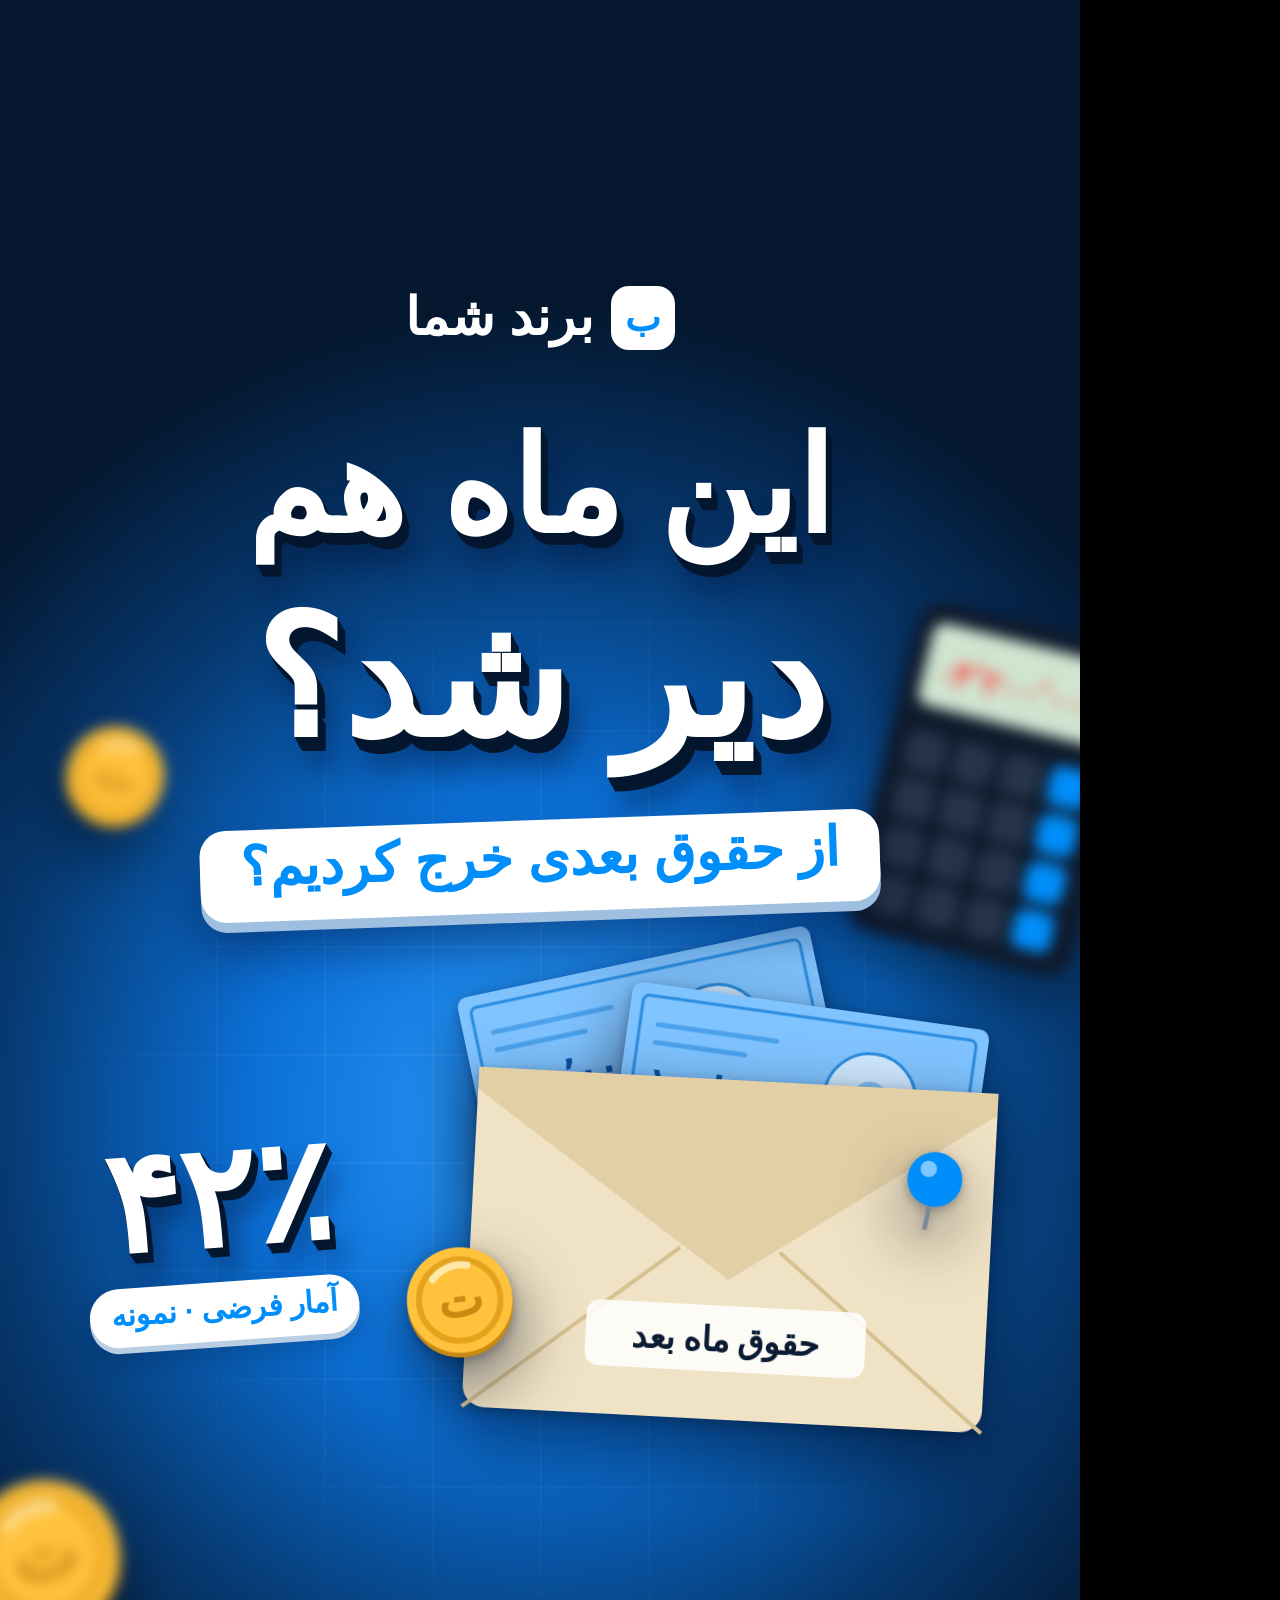
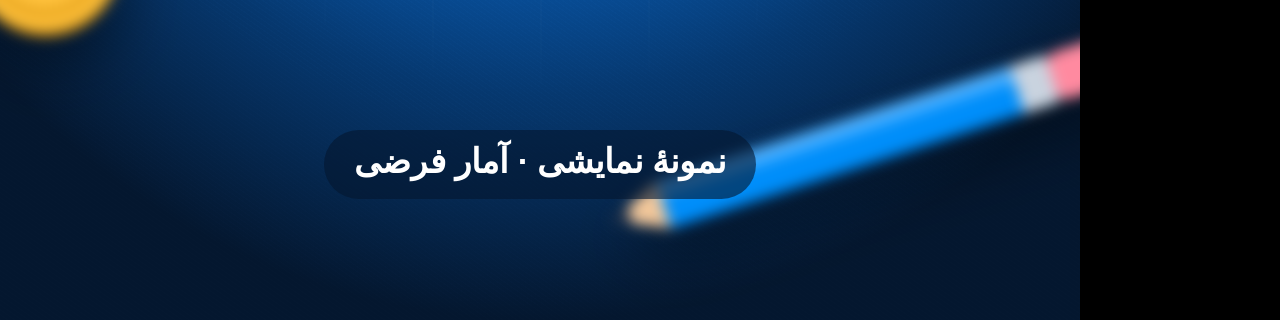
<file: assets/starter/cover.html>
<!doctype html>
<html lang="fa">
<head>
<meta charset="utf-8">
<title>reel cover</title>
<link rel="stylesheet" href="css/style.css">
<style>
  /* spotlight desk: bright where the props lie, falling off to deep accent */
  .spot { position: absolute; inset: 0;
    background: radial-gradient(70% 42% at 50% 58%, #2a9bff 0%, #0b6fd6 38%, #06386f 72%, #04172f 100%); }
  .spot::before { content: ""; position: absolute; inset: 0; background: repeating-linear-gradient(35deg, rgba(255,255,255,.15) 0 1px, transparent 1px 4px); opacity: .14; mix-blend-mode: overlay; }
  .spot::after { content: ""; position: absolute; inset: 0;
    background: repeating-linear-gradient(90deg, rgba(255,255,255,.05) 0 2px, transparent 2px 108px),
                repeating-linear-gradient(0deg, rgba(255,255,255,.05) 0 2px, transparent 2px 108px);
    -webkit-mask: radial-gradient(60% 40% at 50% 58%, #000 30%, transparent 80%); }
  .dof { filter: blur(7px) drop-shadow(0 30px 30px rgba(0,0,0,.4)); }
</style>
</head>
<body>
<!-- Cover, 1080x1920. Everything that matters stays inside the 3:4 profile crop (y 240-1680). -->
<div id="stage">
  <div id="world"></div>
  <div id="cap"><div class="pill"></div></div>
  <div id="fx"><div class="tear"></div><div class="flash"></div></div>
</div>
<script src="js/engine.js"></script>
<script src="js/art.js"></script>
<script src="js/art2.js"></script>
<script>
const C = mk(`<div class="scene"><div class="spot"></div></div>`);
const put = (html, x, y, r = 0, cls = "shd", extra = "") => at(C, `<div class="a ${cls}" style="left:${x}px;top:${y}px;transform:rotate(${r}deg);${extra}">${html}</div>`);

// out-of-focus props at the edges
put(ART.coin(170), -40, 1470, -10, "dof");
put(ART.pencil(520), 600, 1710, -18, "dof");
put(ART.calc(230), 880, 620, 14, "dof");
put(ART.coin(110), 60, 720, 20, "dof");

// mid-ground: the salary envelope, notes already spent
put(ART.note(360), 470, 960, -12);
put(ART.note(360), 620, 1005, 8);
put(ART.envelope(520, "حقوق ماه بعد"), 470, 1080, 3);
put(ART.coin(120), 400, 1240, -8);
put(ART.pin(64), 900, 1150, 12);

// brand lockup slot: replace this block with the client logo
at(C, `<div class="a" style="left:0;right:0;top:280px;display:flex;align-items:center;justify-content:center;gap:18px;color:#fff">
  <div style="width:64px;height:64px;border-radius:18px;background:#fff;color:#008efa;display:flex;align-items:center;justify-content:center;font-weight:950;font-size:38px;line-height:1">ب</div>
  <div class="hb" style="font-size:52px">برند شما</div></div>`);

// headline with depth + sticker subline
at(C, `<div class="a c" style="top:405px;font-weight:950;font-size:132px;line-height:1.25;color:#fff;white-space:nowrap;${ext("#04172f", 12)}">این ماه هم</div>`);
at(C, `<div class="a c" style="top:580px;font-weight:950;font-size:166px;line-height:1.2;color:#fff;white-space:nowrap;${ext("#04172f", 14)}">دیر شد؟</div>`);
at(C, `<div class="a c" style="top:820px"><span style="display:inline-block;padding:0 40px 16px;border-radius:26px;background:#fff;font-weight:950;font-size:54px;line-height:1.4;color:#008efa;white-space:nowrap;box-shadow:0 10px 0 #9fbfe0,0 28px 50px rgba(0,10,40,.45);transform:rotate(-2deg)">از حقوق بعدی خرج کردیم؟</span></div>`);

// stat sticker, bottom-left, clear of the envelope
at(C, `<div class="a" style="left:84px;top:1120px;transform:rotate(-4deg);text-align:center">
  <div style="font-weight:950;font-size:142px;line-height:1.1;color:#fff;${ext("#04172f", 10)}">۴۲٪</div>
  <div class="tag w" style="position:relative;display:inline-block;font-size:30px;margin-top:6px">آمار فرضی · نمونه</div></div>`);

// footer line, under the grid crop
at(C, `<div class="a c" style="top:1730px"><span class="b" style="display:inline-block;padding:6px 30px 12px;border-radius:999px;background:rgba(4,23,47,.6);color:#fff;font-size:34px;line-height:1.5">نمونهٔ نمایشی · آمار فرضی</span></div>`);
</script>
</body>
</html>
</file>
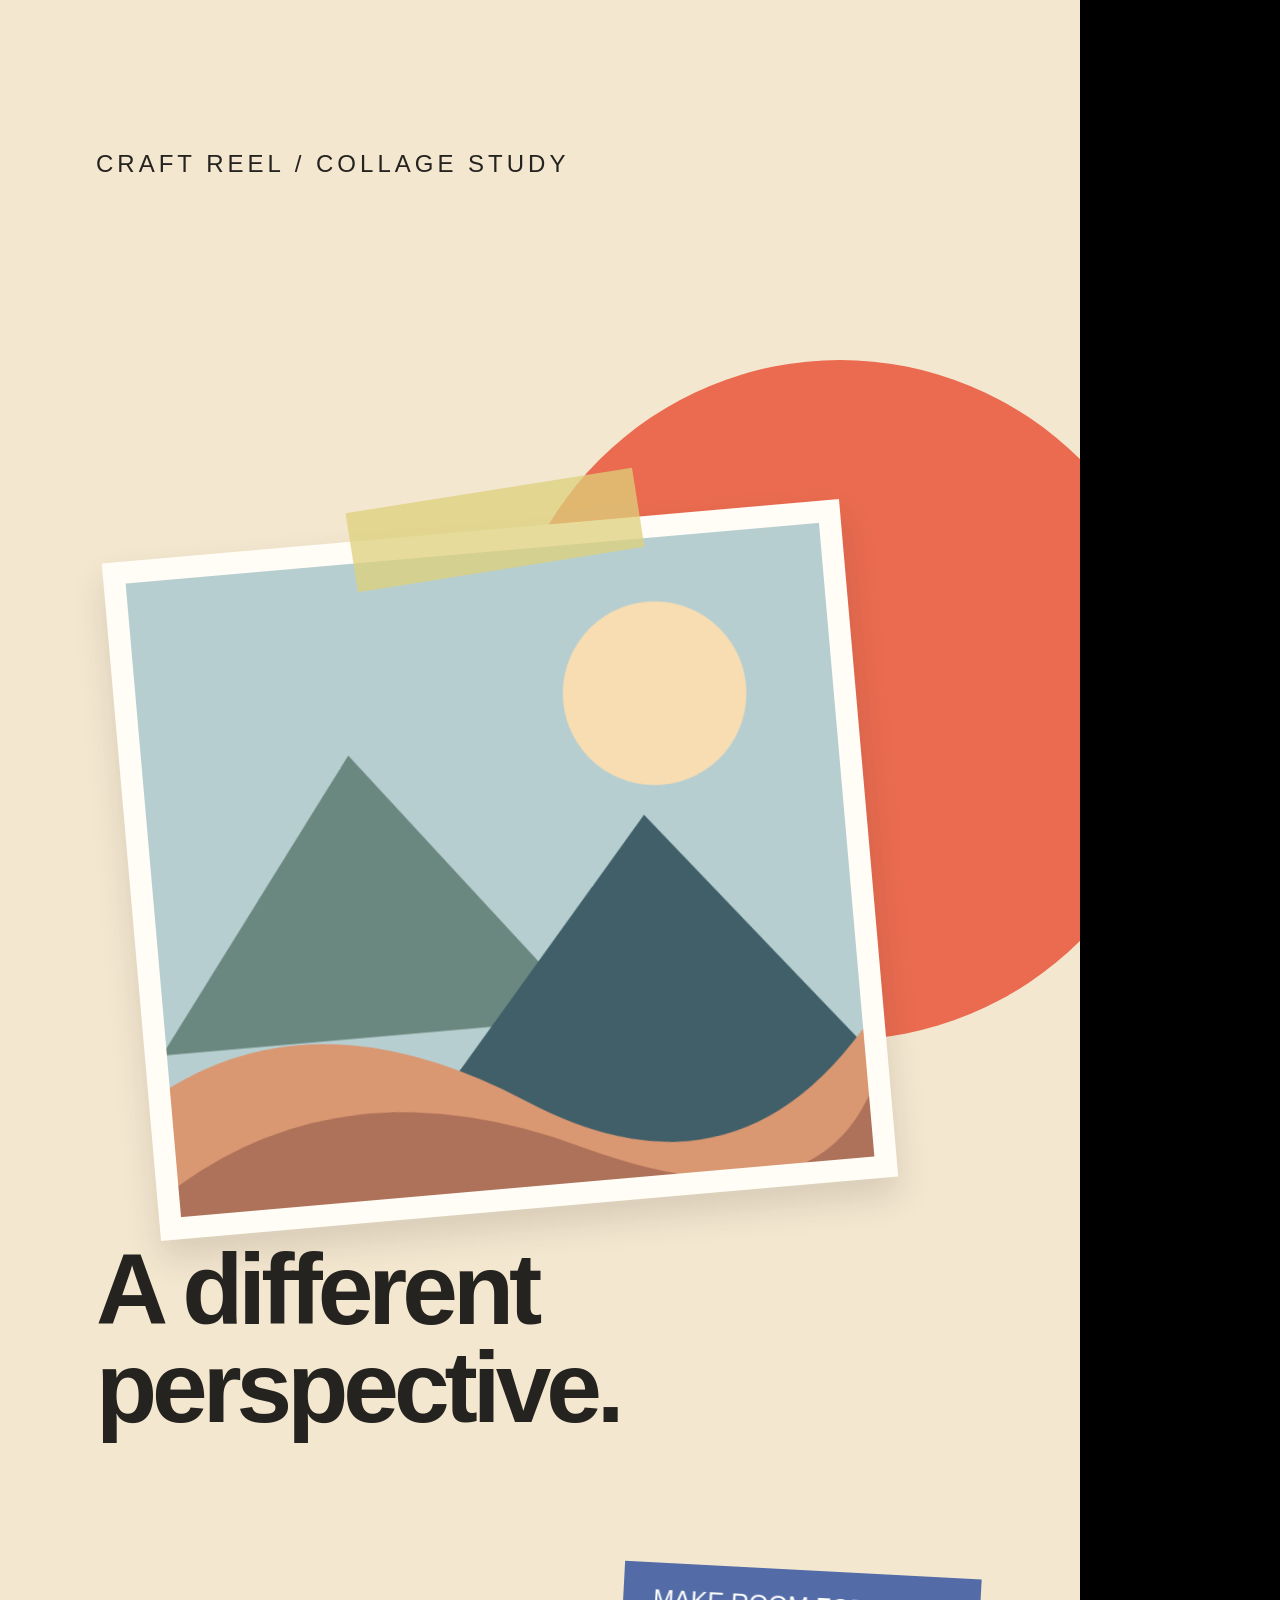
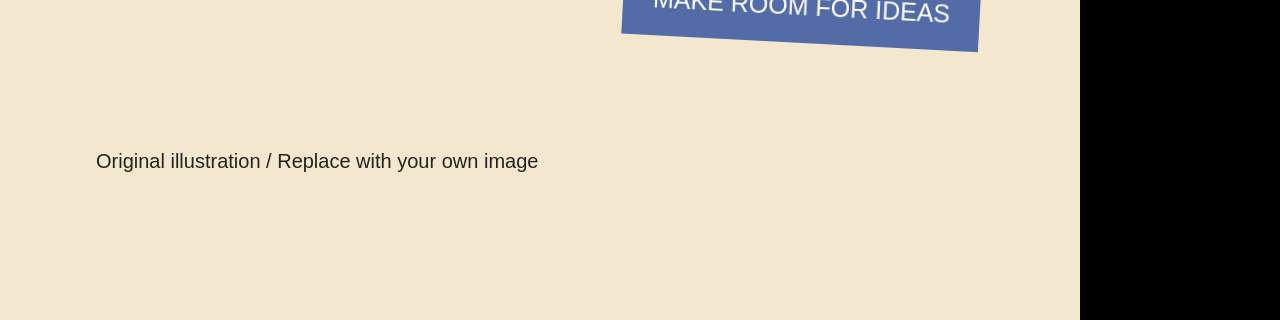
<file: examples/style-studies/collage.html>
<!doctype html>
<html lang="en" dir="ltr">
<head><meta charset="utf-8"><title>Craft Reel — English collage study</title>
<link rel="stylesheet" href="../../assets/starter/css/style.css">
<link rel="stylesheet" href="study.css"></head>
<body data-style="collage">
<div id="stage"><div id="world"></div><div id="cap"><div class="pill"></div></div><div id="fx"><div class="tear"></div><div class="flash"></div></div></div>
<script>window.FILM_DURATION=6;window.WORDS=[];</script>
<script src="../../assets/starter/js/engine.js"></script>
<script src="study.js"></script>
</body></html>
</file>
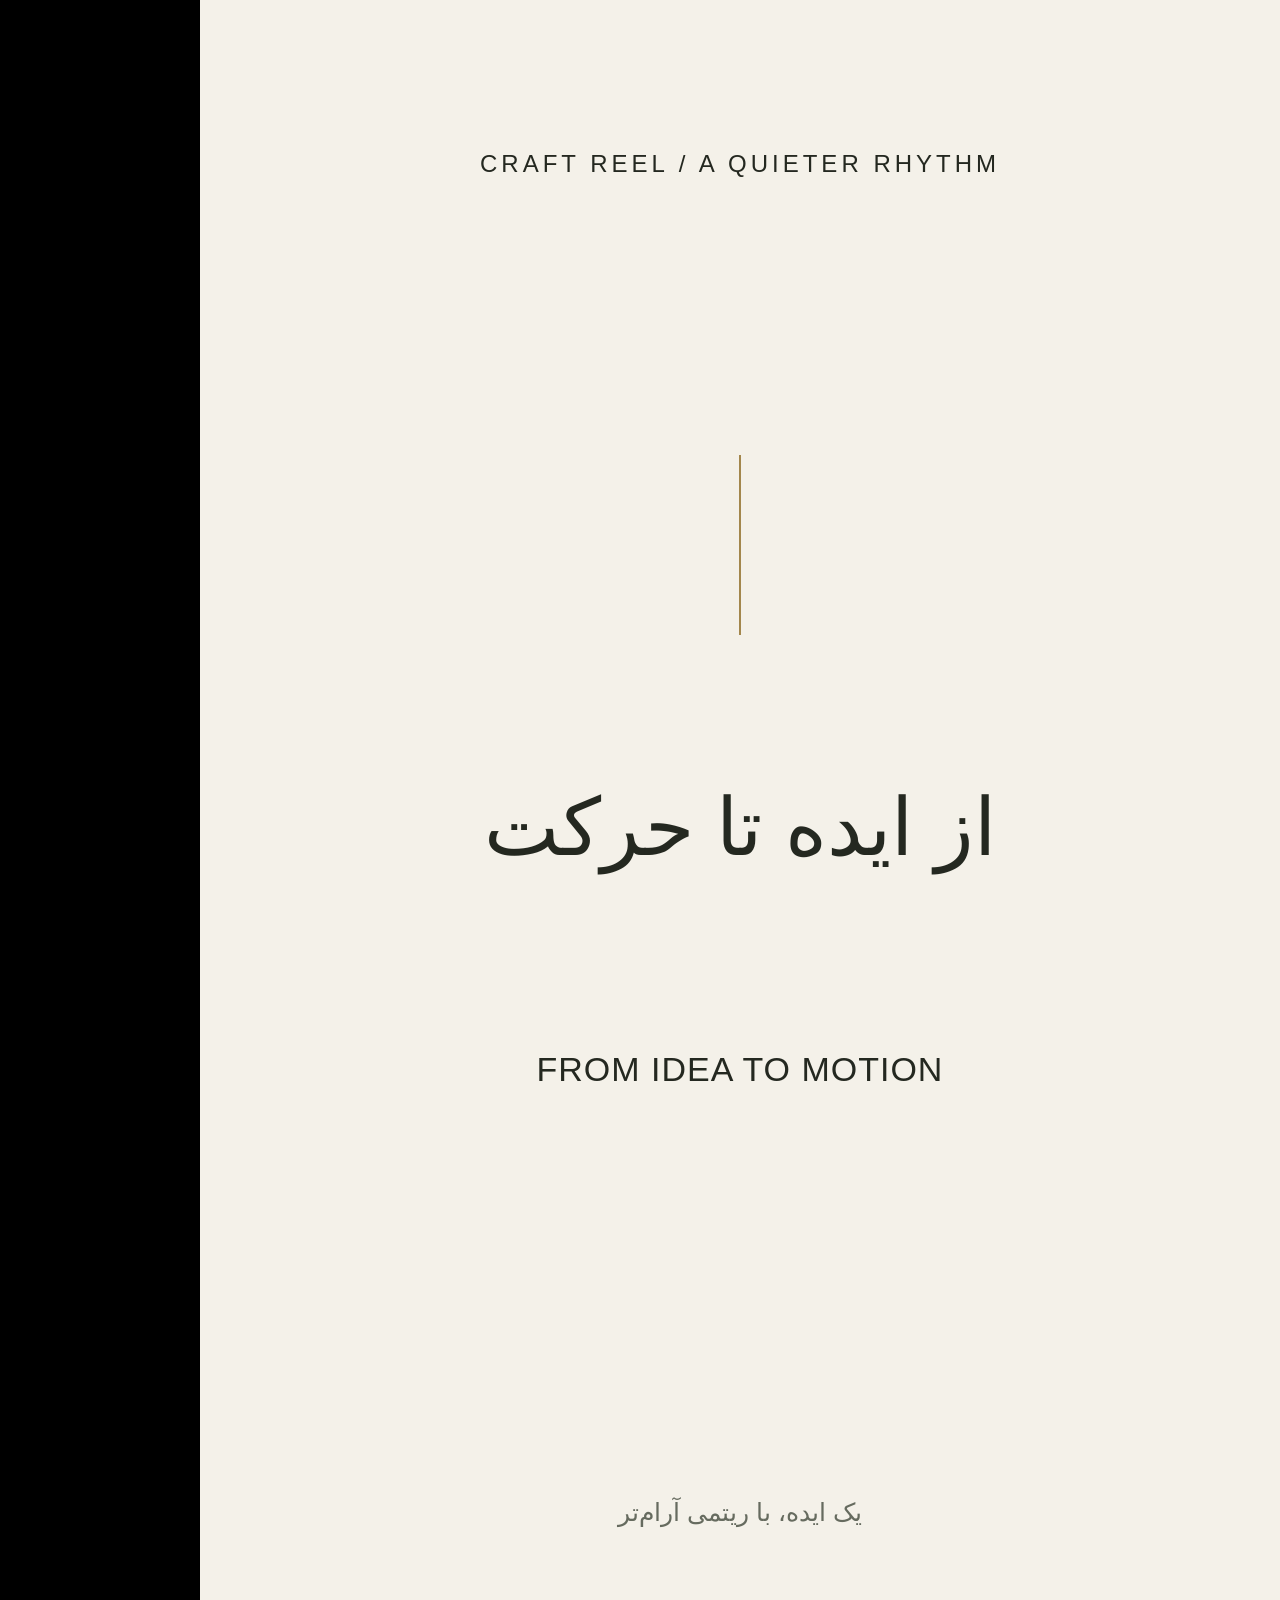
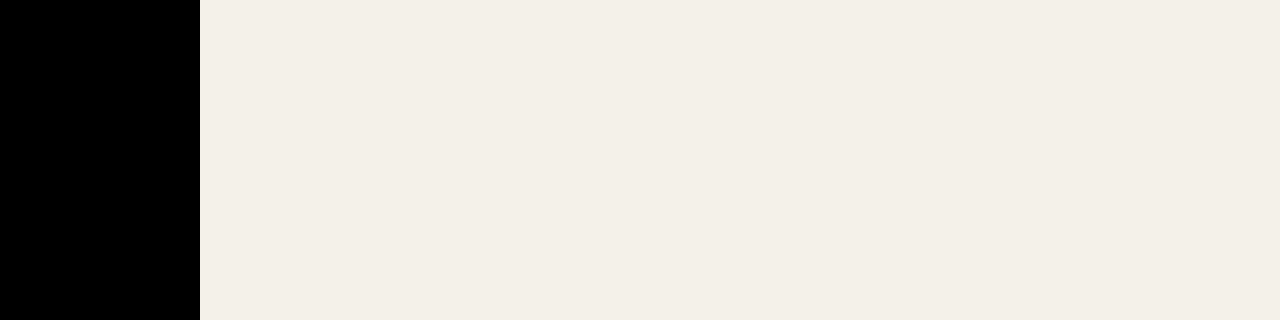
<file: examples/style-studies/minimal.html>
<!doctype html>
<html lang="fa" dir="rtl">
<head><meta charset="utf-8"><title>Craft Reel — minimal bilingual study</title>
<link rel="stylesheet" href="../../assets/starter/css/style.css">
<link rel="stylesheet" href="study.css"></head>
<body data-style="minimal">
<div id="stage"><div id="world"></div><div id="cap"><div class="pill"></div></div><div id="fx"><div class="tear"></div><div class="flash"></div></div></div>
<script>window.FILM_DURATION=6;window.WORDS=[];</script>
<script src="../../assets/starter/js/engine.js"></script>
<script src="study.js"></script>
</body></html>
</file>
<file: assets/starter/css/style.css>
/* Public preview: system fonts. Configure a licensed Persian family as Y for production. */

/* One accent, its deep shades, a cool paper white, one gold and one signal red. */
:root {
  --brand: #008efa;
  --brand-2: #0a6fd8;
  --brand-3: #0753a8;
  --brand-deep: #06386f;
  --navy: #0b1b33;
  --ink: #101828;
  --muted: #667085;
  --sky: #e6f3ff;
  --sky-2: #b9dcff;
  --paper: #f3f5f8;
  --gold: #ffc23d;
  --signal: #ff4d4d;
}

html, body { margin: 0; background: #000; overflow: hidden; }
#stage {
  position: relative; width: 1080px; height: 1920px; overflow: hidden;
  direction: rtl; font-family: Y, Tahoma, sans-serif; font-weight: 400; color: var(--ink);
  letter-spacing: 0;
}
#world, #fx, #cap { position: absolute; inset: 0; }
#fx, #cap { pointer-events: none; }
#fx .tear { position: absolute; left: 0; right: 0; height: 0; background: rgba(255, 255, 255, .45); mix-blend-mode: overlay; }
#fx .flash { position: absolute; inset: 0; background: #fff; opacity: 0; }
#cap .pill {
  position: absolute; left: 50%; top: 1530px; transform: translateX(-50%); max-width: 900px;
  padding: 8px 30px 14px; border-radius: 18px; background: rgba(8, 22, 44, .66); color: #fff;
  font-weight: 700; font-size: 38px; line-height: 1.6; text-align: center;
  box-shadow: 0 8px 22px rgba(0, 0, 0, .18); white-space: normal;
}
#cap .pill:empty { display: none; }
#cap .pill b { color: #7cc4ff; font-weight: 800; }
.a { position: absolute; }
.hide { display: none !important; }
.scene { position: absolute; inset: 0; overflow: hidden; }
.cam { position: absolute; inset: 0; transform-origin: 50% 50%; }

/* ---------- backgrounds ---------- */
.bg-grid { background-color: #f6f9fd; }
.bg-grid::before {
  content: ""; position: absolute; inset: -40px;
  background:
    repeating-linear-gradient(90deg, rgba(0, 142, 250, .34) 0 2px, transparent 2px 108px),
    repeating-linear-gradient(0deg, rgba(0, 142, 250, .34) 0 2px, transparent 2px 108px),
    repeating-linear-gradient(90deg, rgba(0, 142, 250, .12) 0 1px, transparent 1px 27px),
    repeating-linear-gradient(0deg, rgba(0, 142, 250, .12) 0 1px, transparent 1px 27px);
}
.bg-paper { background: var(--paper); }
.bg-desk { background: radial-gradient(110% 70% at 50% 42%, #1a8ff0 0%, #0a63c4 55%, #053b80 100%); color: #fff; }
.bg-desk::before { content: ""; position: absolute; inset: 0; background: repeating-linear-gradient(35deg, rgba(255,255,255,.15) 0 1px, transparent 1px 4px); opacity: .16; mix-blend-mode: overlay; }
.bg-navy { background: radial-gradient(100% 60% at 50% 40%, #12305a 0%, #0b1b33 60%, #050d1b 100%); color: #fff; }
.bg-navy::before { content: ""; position: absolute; inset: 0; background: repeating-linear-gradient(35deg, rgba(255,255,255,.15) 0 1px, transparent 1px 4px); opacity: .1; mix-blend-mode: screen; }
.bg-brand { background: var(--brand); color: #fff; }
.bg-brand::before { content: ""; position: absolute; inset: 0; background: repeating-linear-gradient(35deg, rgba(255,255,255,.15) 0 1px, transparent 1px 4px); opacity: .08; mix-blend-mode: overlay; }
.vig::after {
  content: ""; position: absolute; inset: 0; pointer-events: none;
  background: radial-gradient(120% 80% at 50% 45%, rgba(0, 0, 0, 0) 55%, rgba(3, 20, 45, .32) 100%);
}

/* ---------- type: weights of one family ---------- */
.h { font-weight: 950; line-height: 1.45; }
.hb { font-weight: 900; line-height: 1.45; }
.hx { font-weight: 800; line-height: 1.45; }
.b { font-weight: 700; line-height: 1.5; }
.md { font-weight: 500; line-height: 1.5; }
.m { font-weight: 300; line-height: 1.6; }
.lat { direction: ltr; unicode-bidi: isolate; }
.c { left: 0; right: 0; text-align: center; }
.brand { color: var(--brand); }
.wh { color: #fff; }

/* word masks */
.wd { display: inline-block; overflow: hidden; vertical-align: top; padding: 0 .04em .3em; margin-bottom: -.3em; }
.pop .wd { overflow: visible; }
.wd > span { display: inline-block; transform-origin: 50% 60%; }

svg { overflow: visible; }
.sh { filter: drop-shadow(0 18px 22px rgba(3, 30, 70, .32)) drop-shadow(0 3px 4px rgba(3, 30, 70, .25)); }
.shd { filter: drop-shadow(0 26px 34px rgba(0, 10, 30, .45)) drop-shadow(0 4px 6px rgba(0, 10, 30, .35)); }

/* ---------- phone mockup ---------- */
.phone {
  position: absolute; border-radius: 74px; background: #0f1520; box-sizing: border-box; padding: 16px;
  box-shadow: 0 50px 90px rgba(0, 20, 50, .4), 0 0 0 3px #2a3342 inset;
}
.phone .scr { position: relative; width: 100%; height: 100%; border-radius: 60px; overflow: hidden; background: #fff; direction: rtl; }
.phone .isl { position: absolute; left: 50%; top: 18px; width: 130px; height: 36px; margin-left: -65px; border-radius: 20px; background: #0f1520; z-index: 5; }

/* ---------- paper, stickers, tags ---------- */
.card { position: absolute; background: #fff; border-radius: 22px; box-shadow: 0 20px 40px rgba(3, 30, 70, .22), 0 2px 4px rgba(3, 30, 70, .12); }
.sticky {
  position: absolute; padding: 18px 26px 26px; background: #fff7c9; color: #3b3300; font-weight: 800; line-height: 1.45;
  box-shadow: 0 16px 26px rgba(0, 0, 0, .2); border-radius: 4px;
}
.tag {
  position: absolute; padding: 4px 22px 10px; border-radius: 999px; background: var(--brand); color: #fff;
  font-weight: 900; line-height: 1.5; white-space: nowrap;
  box-shadow: 0 6px 0 var(--brand-3), 0 14px 24px rgba(0, 60, 140, .3);
}
.tag.w { background: #fff; color: var(--brand); box-shadow: 0 6px 0 #b9cde3, 0 14px 24px rgba(0, 30, 70, .25); }
.chip {
  position: absolute; padding: 2px 16px 8px; border-radius: 12px; background: var(--sky); color: var(--brand-2);
  font-weight: 800; line-height: 1.5; white-space: nowrap;
}
.stamp {
  position: absolute; padding: 6px 40px 18px; border: 10px solid currentColor; border-radius: 22px;
  font-weight: 950; line-height: 1.4; white-space: nowrap; color: var(--brand); mix-blend-mode: multiply;
}

/* subtle film grain over everything (optional, applied to #stage in QA renders) */
.grain::after {
  content: ""; position: absolute; inset: 0; pointer-events: none;
  background: repeating-linear-gradient(35deg, rgba(255,255,255,.15) 0 1px, transparent 1px 4px); opacity: .06; mix-blend-mode: overlay;
}
</file>
<file: examples/style-studies/study.css>
/* These choices belong to these studies, not to the engine or every project. */
#stage { font-family: Tahoma, Arial, sans-serif; }
.vig::after { display: none; }
#world { filter: none !important; }
#fx .tear { display: none; }
.study { position:absolute; inset:0; padding:120px 96px; box-sizing:border-box; }
.study p, .study h1 { margin:0; }
.eyebrow { position:absolute; top:150px; left:96px; right:96px; font:24px Arial,sans-serif; letter-spacing:4px; direction:ltr; }
.minimal { background:#f4f1e9; color:#242820; text-align:center; direction:rtl; }
.minimal .rule { position:absolute; top:455px; left:calc(50% - 1px); width:2px; height:180px; background:#a3874d; transform-origin:top; }
.minimal h1 { position:absolute; top:760px; left:96px; right:96px; font-size:80px; font-weight:400; line-height:1.7; }
.minimal .english { position:absolute; top:1050px; left:96px; right:96px; font:34px Arial,sans-serif; letter-spacing:1px; direction:ltr; }
.minimal .note { position:absolute; top:1490px; left:96px; right:96px; font-size:25px; color:#666b5f; line-height:1.8; }
.collage { background:#f4e7d0; color:#25231f; direction:ltr; }
.collage .disk { position:absolute; top:360px; right:-100px; width:680px; height:680px; border-radius:50%; background:#ea6b4f; }
.collage .photo { position:absolute; top:530px; left:130px; width:740px; height:680px; border:22px solid #fffdf6; box-shadow:0 18px 32px #332c2524; object-fit:cover; box-sizing:border-box; }
.collage .tape { position:absolute; top:490px; left:350px; width:290px; height:80px; background:#ded17bbf; transform:rotate(-9deg); }
.collage h1 { position:absolute; top:1240px; left:96px; width:830px; font:700 100px/.98 Arial,sans-serif; letter-spacing:-5px; }
.collage .label { position:absolute; top:1570px; right:100px; padding:22px 30px; background:#536ba7; color:#fff; font:25px Arial,sans-serif; transform:rotate(3deg); }
.collage .foot { position:absolute; top:1750px; left:96px; font:20px Arial,sans-serif; }

.study > * { will-change: transform, opacity; }
</file>
